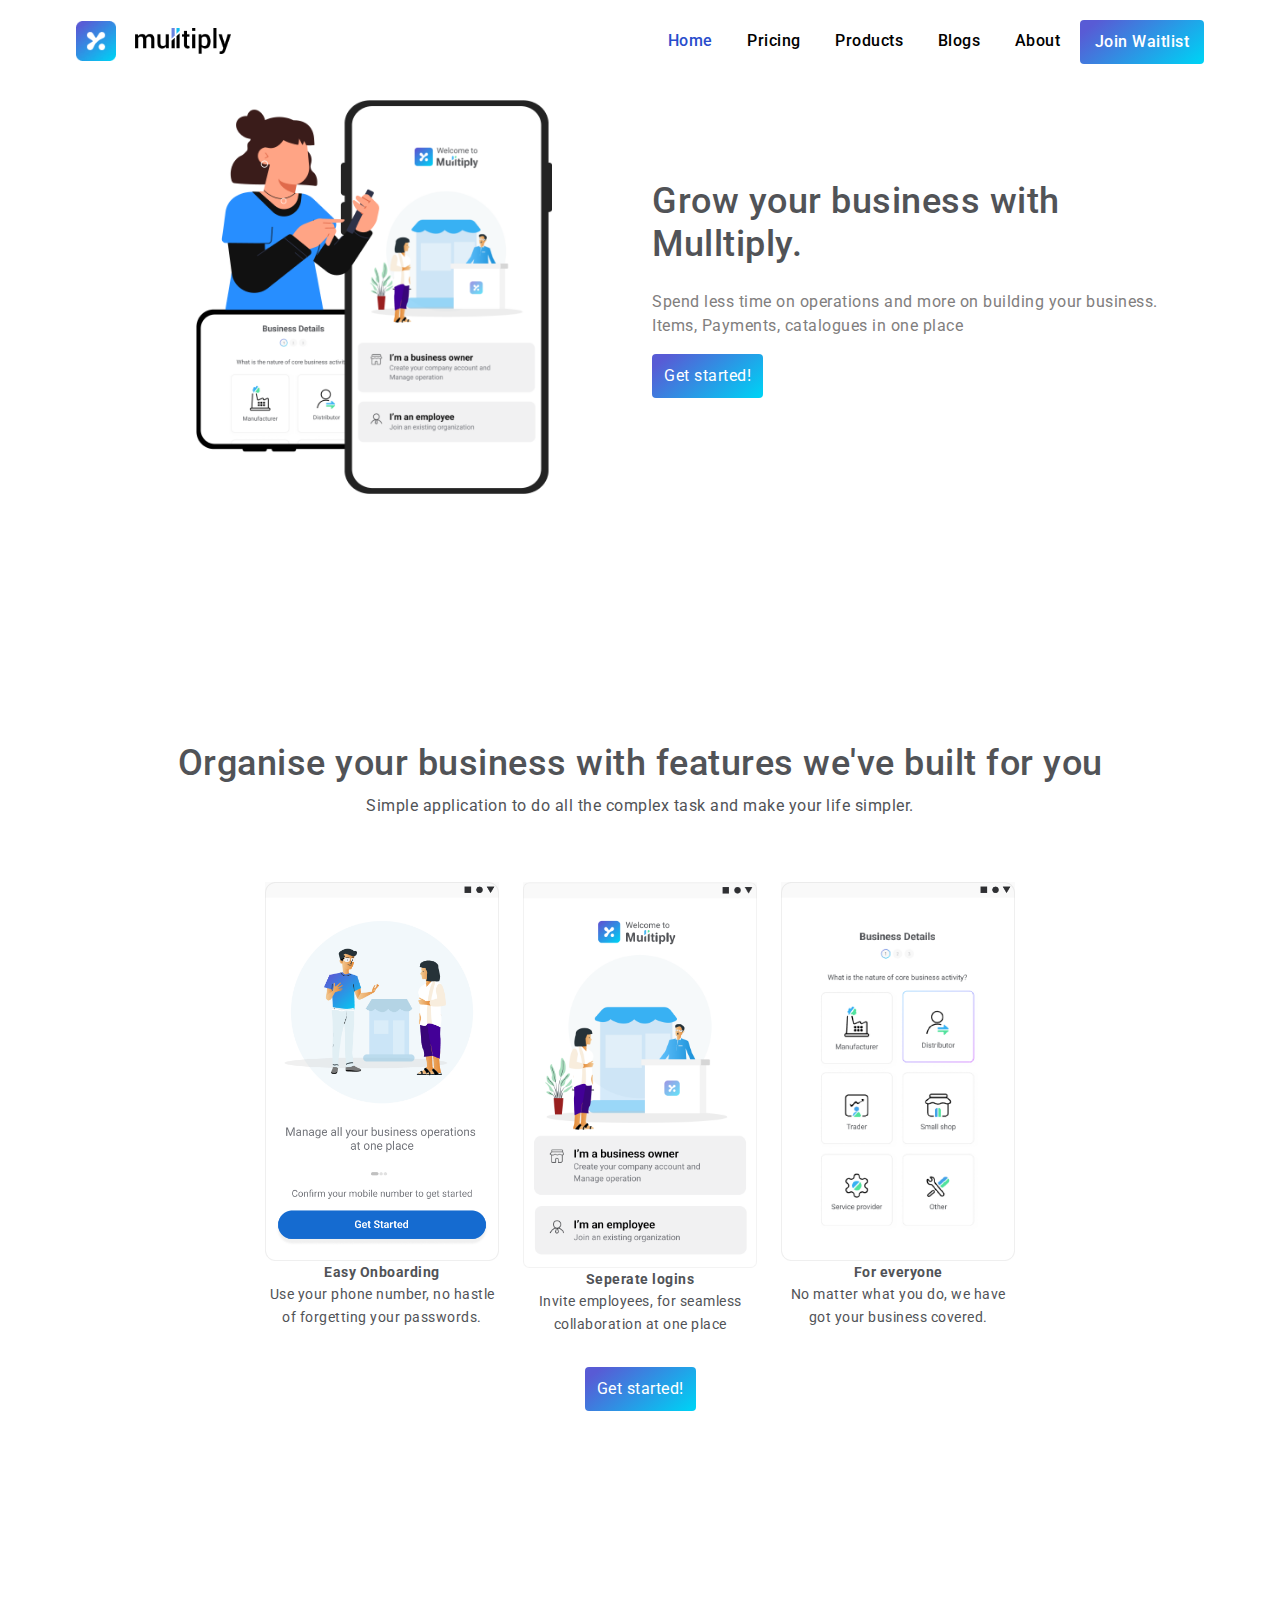
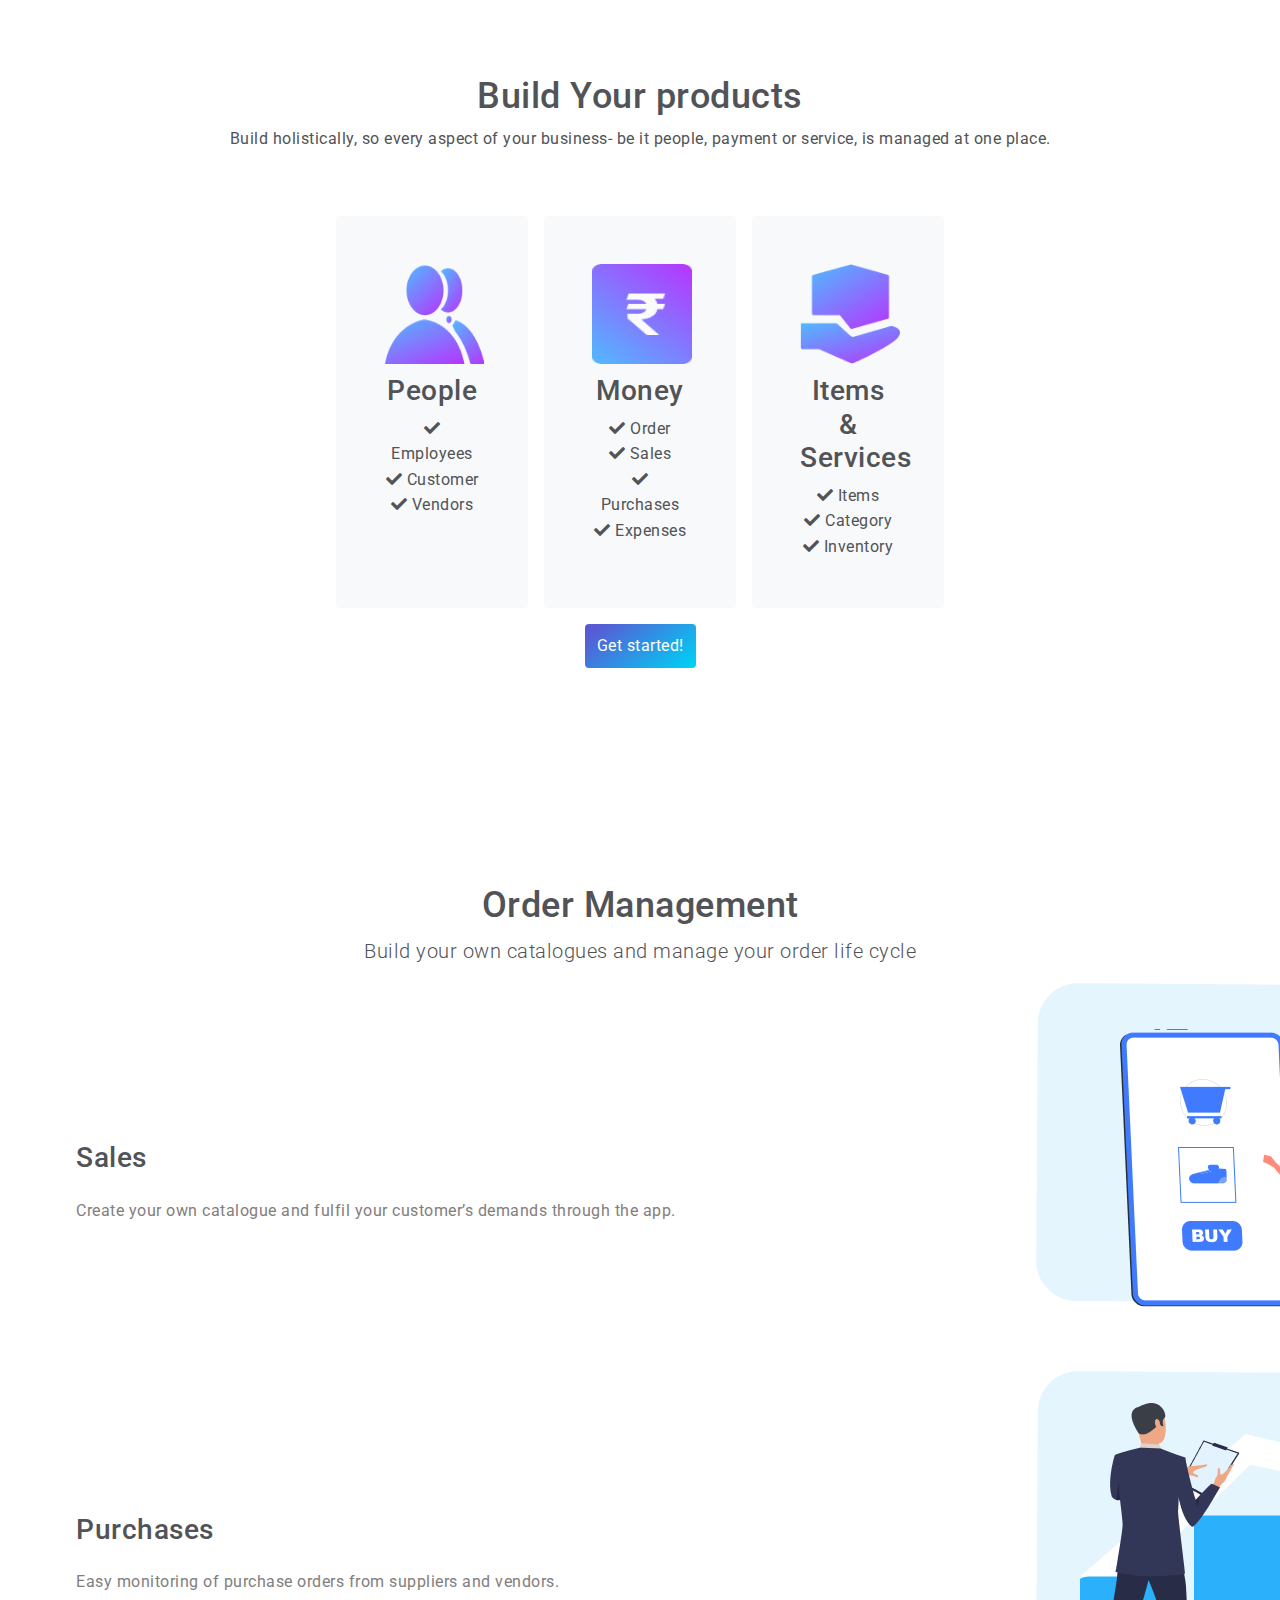
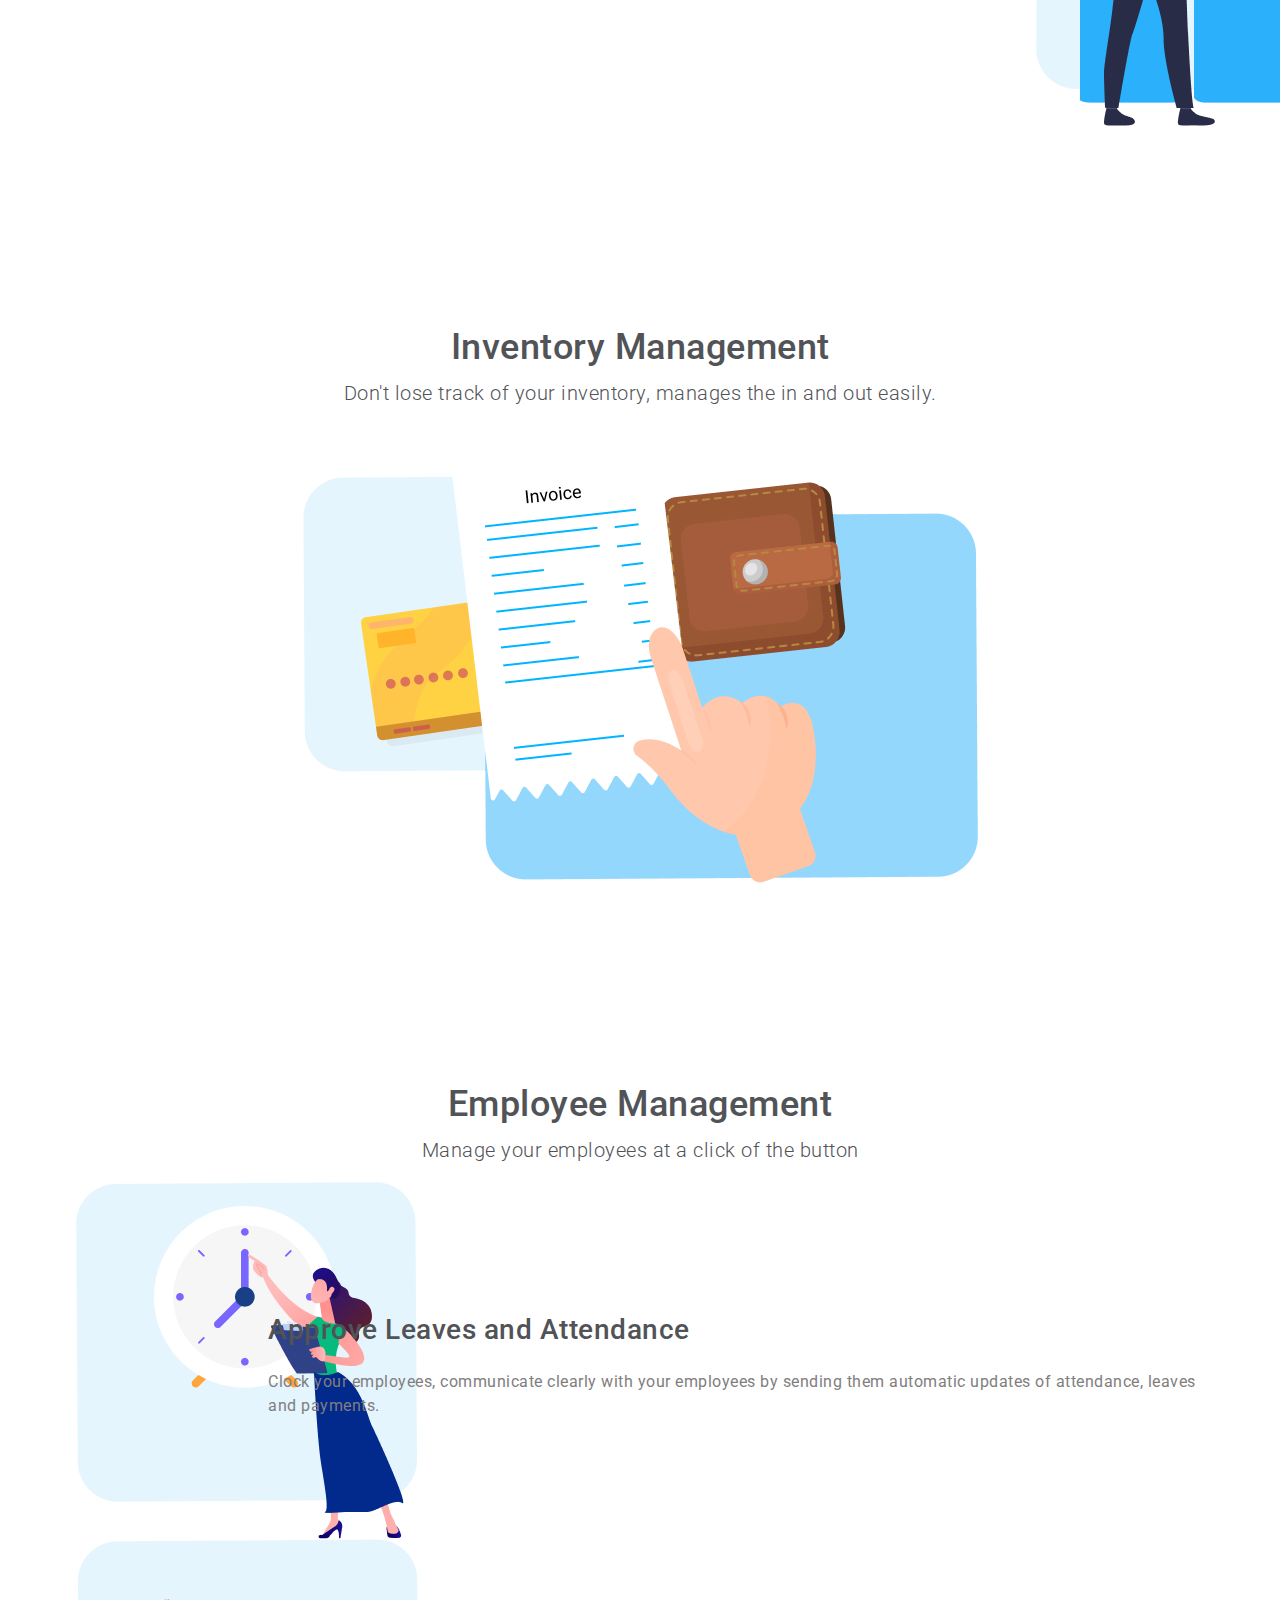
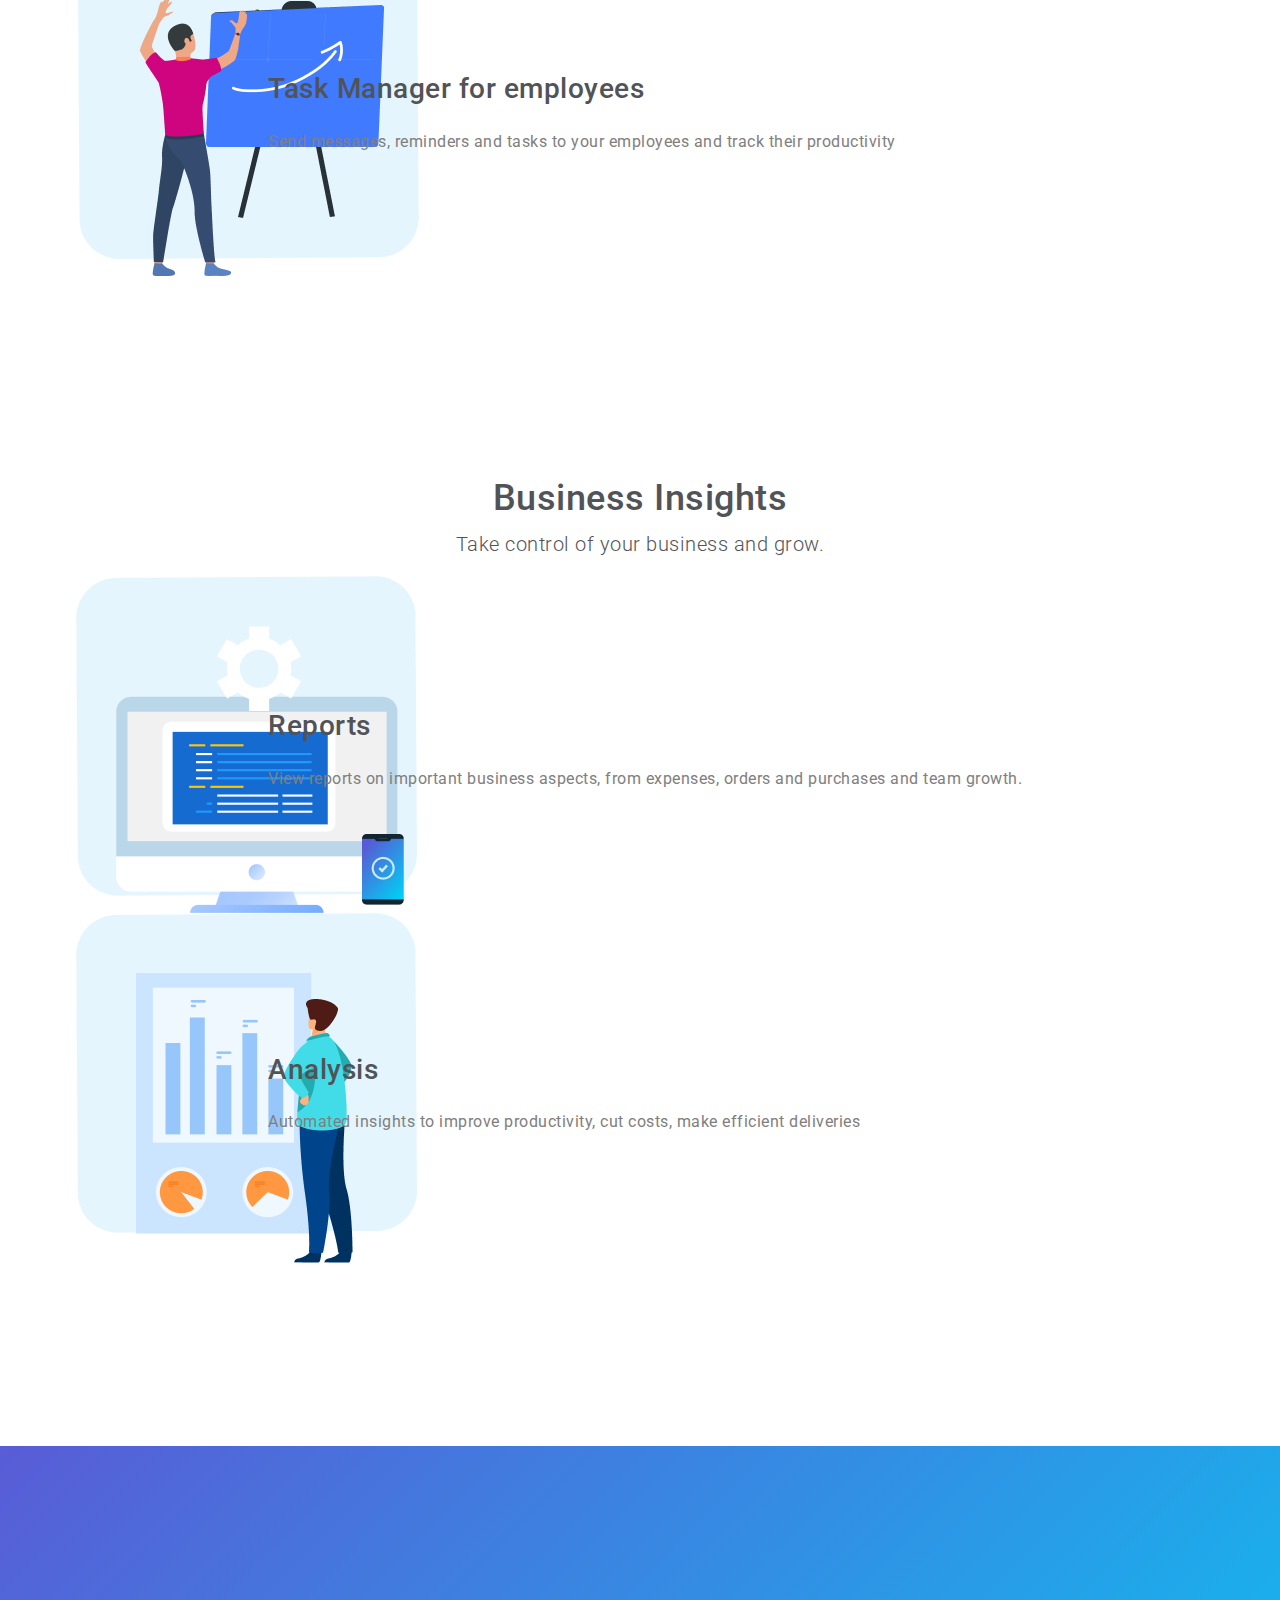
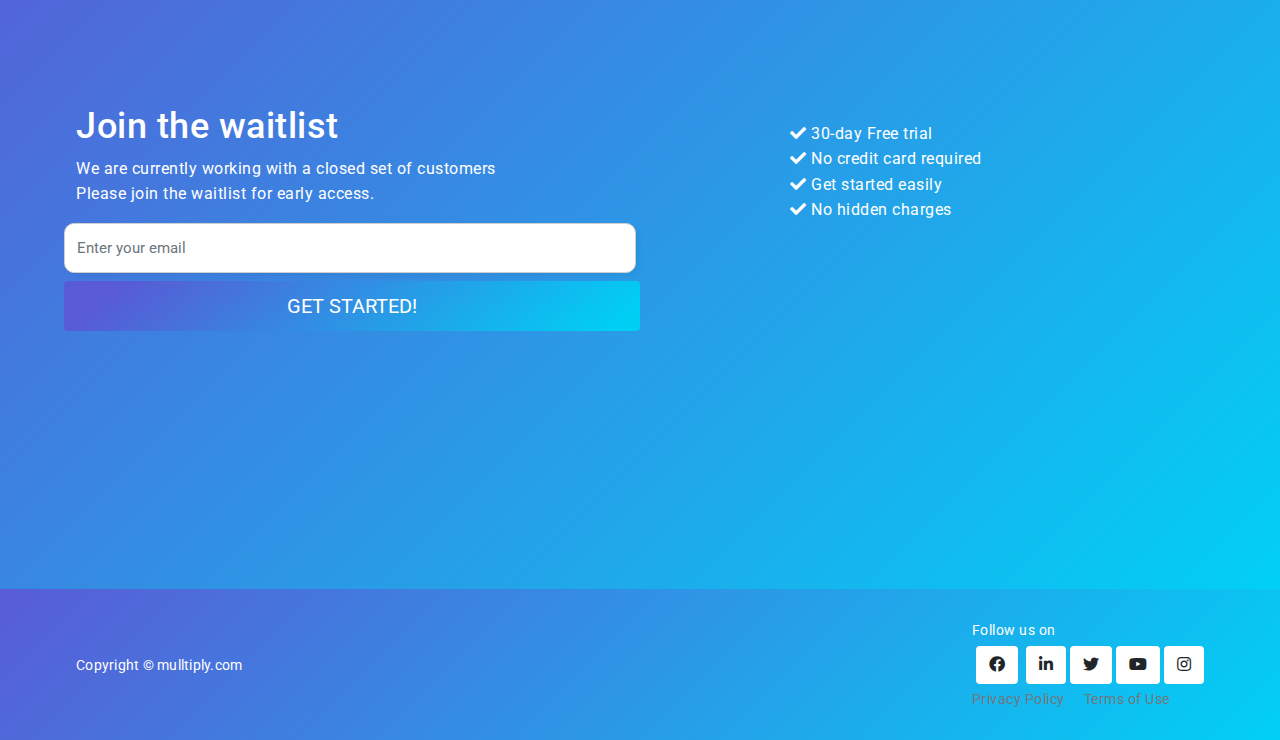
<file: index.html>
<!doctype html>
<html>

<head>
    <meta charset="utf-8">
    <title>Mulltiply</title>

    <meta name="viewport" content="width=device-width, initial-scale=1.0, maximum-scale=1.0, user-scalable=no" />
    <!-- <link href="assets/css/fonts.css" rel="stylesheet"> -->
    <link rel="preconnect" href="https://fonts.googleapis.com">
    <link rel="preconnect" href="https://fonts.gstatic.com" crossorigin>
    <link href="https://fonts.googleapis.com/css2?family=Roboto:wght@400;500;700&display=swap" rel="stylesheet">

    <link href="assets/css/all.min.css" rel="stylesheet">
    <link href="assets/css/bootstrap.min.css" rel="stylesheet">
    <link href="assets/css/style.css" rel="stylesheet" />
    <link rel="icon" type="image/x-icon" href="assets/images/index.png">

    <script src="assets/js/bootstrap.min.js" type="text/javascript"></script>
    <script src="assets/js/jquery.min.js"></script>
</head>

<body>
    <header class="header_main" id="nav_top">
        <div class="container">
            <div class="header_block">
                <a href="assets/index.html" class="logo"><img src="assets/images/logoicon.png" class="logoicon" alt="Pitho logo icon"><img src="assets/images/logotext.png" class="logotext" alt="Pitho logotext"></a>
                <nav class="navbar_area">
                    <ul class="menu_list">
                        <li class="menu active"><a href="index.html">Home</a></li>
                        <li class="menu"><a href="pricing.html">Pricing</a></li>
                        <li class="menu"><a href="products.html">Products</a></li>
                        <li class="menu"><a href="blogs.html">Blogs</a></li>
                        <li class="menu"><a href="about.html">About</a></li>
                        <li class="btn btn-cta">
                            <a href=#footerCTA " class="text-white rounded ">Join Waitlist</a></li>
                    </ul>
                </nav>
                <div class="menu_bar ">
                    <span class="menubar1 "></span>
                    <span class="menubar2 "></span>
                    <span class="menubar3 "></span>
                </div>
            </div>
        </div>
    </header>

    <!-- <section class="banner_block ">
        <div class="container ">
            <div class="row bn_row ">
                <div class="col-lg-6 col-md-auto ">
                    <div class="bn_text_wrap ">
                        <h1>Services that ease your business</h1>
                        <p>Spend less time on operations and more on building your business <br><span class="lead ">
                                Payroll, Attendance, CRM in one place
                            </span>
                        </p>
                        <a href="# " class="btn btn-outline-primary text-white my-3 ">Get Early Access</a>
                    </div>
                </div>
                <div class="col-lg-6 col-md-auto ">
                    <div class="bn_img_wrap ">
                        <img src="assets/images/bn_graphic1.png ">
                    </div>
                </div>
            </div>
        </div>
    </section> -->

    <section class="banner_white px-5 ">
        <div class="container ">
            <!-- <div class="text-center ">
                <h1>Irresistible features that business owners can’t ignore</h1>
                <p class=" ">Why lose track of your accounts when you can manage all of them in one place and make better decisions?
                </p>
            </div> -->
            <div class="row bn_row ">
                <div class="col-lg-6 col-md-auto ">
                    <div class="text-center justify-content-center ">
                        <img src="assets/images/index1.png " width="70% ">
                    </div>
                </div>
                <div class="col-lg-6 col-md-auto ">
                    <div class="bn_text_wrap ">
                        <h1 class="text-bold ">Grow your business with Mulltiply.</h1>
                        <p>Spend less time on operations and more on building your business. <br>Items, Payments, catalogues in one place </p>

                        <a href="# " class="btn btn-cta my-3 ">Get started!</a>
                    </div>
                </div>

            </div>


        </div>
    </section>

    <section class="banner_white ">
        <div class="container ">
            <div class="text-center ">
                <div class="p-5 ">
                    <h1>Organise your business with features we've built for you</h1>
                    <p class=" ">Simple application to do all the complex task and make your life simpler.
                    </p>
                </div>
                <div class="row justify-content-center mx-5 ">
                    <div class="col-sm-3 ">

                        <img src="assets/images/sc-1.png " width="100% ">
                        <p class="small "><b>Easy Onboarding</b><br> Use your phone number, no hastle of forgetting your passwords.
                        </p>

                    </div>
                    <div class="col-sm-3 ">
                        <img src="assets/images/sc-2png.png " width="100% ">
                        <p class="small "><b>Seperate logins</b> <br> Invite employees, for seamless collaboration at one place
                        </p>

                    </div>
                    <div class="col-sm-3 ">
                        <img src="assets/images/sc-3.png " width="100% ">
                        <p class="small "><b>For everyone</b> <br> No matter what you do, we have got your business covered.
                        </p>

                    </div>
                </div>
                <a href="# " class="btn btn-cta my-3 ">Get started!</a>
            </div>
        </div>
    </section>

    <section class="banner_white ">
        <div class="container ">
            <div class="text-center ">
                <div class="p-5 ">
                    <h1>Build Your products</h1>
                    <p class=" ">Build holistically, so every aspect of your business- be it people, payment or service, is managed at one place.
                    </p>
                </div>
                <div class="row justify-content-center ">
                    <div class="col-md-2 bg-light rounded p-5 mx-2 "><img src="assets/images/a-1.png " width="100 " height="100 ">
                        <h3>People</h3>
                        <ul>
                            <li><i class="fa fa-check fa-1x "></i> Employees</li>
                            <li><i class="fa fa-check fa-1x "></i> Customer</li>
                            <li><i class="fa fa-check fa-1x "></i> Vendors</li>


                        </ul>
                    </div>
                    <div class="col-md-2 bg-light rounded p-5 mx-2 "><img src="assets/images/a-2.png " width="100 " height="100 ">
                        <h3>Money</h3>
                        <ul>
                            <li><i class="fa fa-check fa-1x "></i> Order</li>
                            <li><i class="fa fa-check fa-1x "></i> Sales</li>
                            <li><i class="fa fa-check fa-1x "></i> Purchases</li>
                            <li><i class="fa fa-check fa-1x "></i> Expenses</li>


                        </ul>
                    </div>
                    <div class="col-md-2 bg-light rounded p-5 mx-2 "><img src="assets/images/a-3.png " width="100 " height="100 ">
                        <h3>Items & Services</h3>
                        <ul>
                            <li><i class="fa fa-check fa-1x "></i> Items</li>
                            <li><i class="fa fa-check fa-1x "></i> Category</li>
                            <li><i class="fa fa-check fa-1x "></i> Inventory</li>


                        </ul>
                    </div>
                </div>
                <a href="# " class="btn btn-cta my-3 ">Get started!</a>
            </div>
        </div>
    </section>
    <section class="banner_white ">
        <div class="container ">
            <div class="text-center ">
                <h1 class="bold ">Order Management</h1>
                <p class="lead ">Build your own catalogues and manage your order life cycle</p>
            </div>
            <div class="row bn_row ">
                <div class="col-lg-10 col-md-auto ">
                    <div class="bn_text_wrap ">
                        <h3>Sales</h3>
                        <p class=" ">Create your own catalogue and fulfil your customer’s demands through the app.
                        </p>
                    </div>
                </div>
                <div class="col-lg-2 col-md-auto ">
                    <div class="bn_img_wrap ">
                        <img src="assets/images/side3.png ">
                    </div>
                </div>

            </div>
            <div class="row bn_row ">
                <div class="col-lg-10 col-md-auto ">
                    <div class="bn_text_wrap ">
                        <h3>Purchases</h3>
                        <p class=" ">Easy monitoring of purchase orders from suppliers and vendors.
                        </p>
                    </div>
                </div>
                <div class="col-lg-2 col-md-auto ">
                    <div class="bn_img_wrap ">
                        <img src="assets/images/side4.png ">
                    </div>
                </div>

            </div>
        </div>
    </section>
    <section class="banner_white ">
        <div class="container ">
            <div class="text-center ">
                <h1>Inventory Management</h1>
                <p class="lead ">Don't lose track of your inventory, manages the in and out easily.
                </p>
                <img src="assets/images/main-2.png ">
                <!-- <p class="text-justify my-5 ">Track your orders, sales and purchases, from customer and supplier,<br> and send them reminders, and keep your deliveries on time! </p> -->
            </div>
        </div>
    </section>
    <section class="banner_white ">
        <div class="container ">
            <div class="text-center ">
                <h1 class="bold ">Employee Management</h1>
                <p class="lead "> Manage your employees at a click of the button</p>
            </div>
            <div class="row bn_row ">
                <div class="col-lg-2 col-md-auto ">
                    <div class="bn_img_wrap ">
                        <img src="assets/images/side1.png ">
                    </div>
                </div>
                <div class="col-lg-10 col-md-auto ">
                    <div class="bn_text_wrap ">
                        <h3>Approve Leaves and Attendance</h3>
                        <p class=" ">Clock your employees, communicate clearly with your employees by sending them automatic updates of attendance, leaves and payments.
                        </p>
                    </div>
                </div>
            </div>
            <div class="row bn_row ">
                <div class="col-lg-2 col-md-auto ">
                    <div class="bn_img_wrap ">
                        <img src="assets/images/side2.png ">
                    </div>
                </div>
                <div class="col-lg-10 col-md-auto ">
                    <div class="bn_text_wrap ">
                        <h3>Task Manager for employees</h3>
                        <p class=" "> Send messages, reminders and tasks to your employees and track their productivity
                        </p>
                    </div>
                </div>
            </div>
        </div>
    </section>





    <section class="banner_white ">
        <div class="container ">
            <div class="text-center ">
                <h1 class="bold ">Business Insights</h1>
                <p class="lead ">Take control of your business and grow.</p>
            </div>
            <div class="row bn_row ">
                <div class="col-lg-2 col-md-auto ">
                    <div class="bn_img_wrap ">
                        <img src="assets/images/side5.png ">
                    </div>
                </div>
                <div class="col-lg-10 col-md-auto ">
                    <div class="bn_text_wrap ">
                        <h3>Reports</h3>
                        <p class=" ">View reports on important business aspects, from expenses, orders and purchases and team growth.
                        </p>
                    </div>
                </div>
            </div>
            <div class="row bn_row ">
                <div class="col-lg-2 col-md-auto ">
                    <div class="bn_img_wrap ">
                        <img src="assets/images/side6.png ">
                    </div>
                </div>
                <div class="col-lg-10 col-md-auto ">
                    <div class="bn_text_wrap ">
                        <h3>Analysis</h3>
                        <p class=" ">Automated insights to improve productivity, cut costs, make efficient deliveries
                        </p>
                    </div>
                </div>
            </div>
        </div>
    </section>

    <section class="banner_block " id="#footerCTA ">
        <div class="container text-white ">
            <div class="row ">
                <div class="col-md-6 ">
                    <div class=" ">
                        <h1>Join the waitlist</h1>
                        <p>We are currently working with a closed set of customers<br> Please join the waitlist for early access.</p>
                    </div>
                    <form class="row ">
                        <input type="email " class="form-control col " placeholder="Enter your email "> &nbsp;
                        <button class="btn btn-cta btn-lg rounded text-white ">Get Started!</button>
                    </form>
                </div>
                <div class="col-md-6 ">
                    <div class="justify-content-center ">
                        <p class="lead ">
                            <ul style="margin-left: 25%; ">
                                <li><i class="fa fa-check "></i> 30-day Free trial</li>
                                <li><i class="fa fa-check "></i> No credit card required</li>
                                <li><i class="fa fa-check "></i> Get started easily</li>
                                <li><i class="fa fa-check "></i> No hidden charges</li>
                            </ul>
                        </p>
                    </div>
                </div>
            </div>
        </div>
        <hr>
        <!-- <div class="row ">
            <div class="col-md-6 ">
                Copyright &copy; mulltiply.com
            </div>
            <div class="col-md-6 ">

            </div>
        </div> -->
    </section>

    <footer class="ft_block_main ">
        <div class="container ">
            <div class="ft_row ">
                <div class="ft_col_left text-white ">
                    Copyright © mulltiply.com </div>
                <div class="ft_col_right text-white ">
                    Follow us on
                    <div class="sc_media ">
                        <a href="# " target="_blank " class="ft_media m-1 btn btn-soc "><i class="fab fa-facebook "></i></a>
                        <a href="# " target="_blank " class="ft_media btn btn-soc "><i class="fab fa-linkedin-in "></i></a>
                        <a href="# " target="_blank " class="ft_media btn btn-soc "><i class="fab fa-twitter "></i></a>
                        <a href="# " target="_blank " class="ft_media btn btn-soc "><i class="fab fa-youtube "></i></a>
                        <a href="# " target="_blank " class="ft_media btn btn-soc "><i class="fab fa-instagram "></i></a>
                    </div>
                    <div class="ft_menu ">
                        <a href="/privacy-policy.html ">Privacy Policy</a> &nbsp;<a href="/terms.html ">Terms of Use</a>
                    </div>
                </div>
            </div>
        </div>
    </footer>

    <script src="assets/js/menu.js "></script>


</body>

</html>
</file>
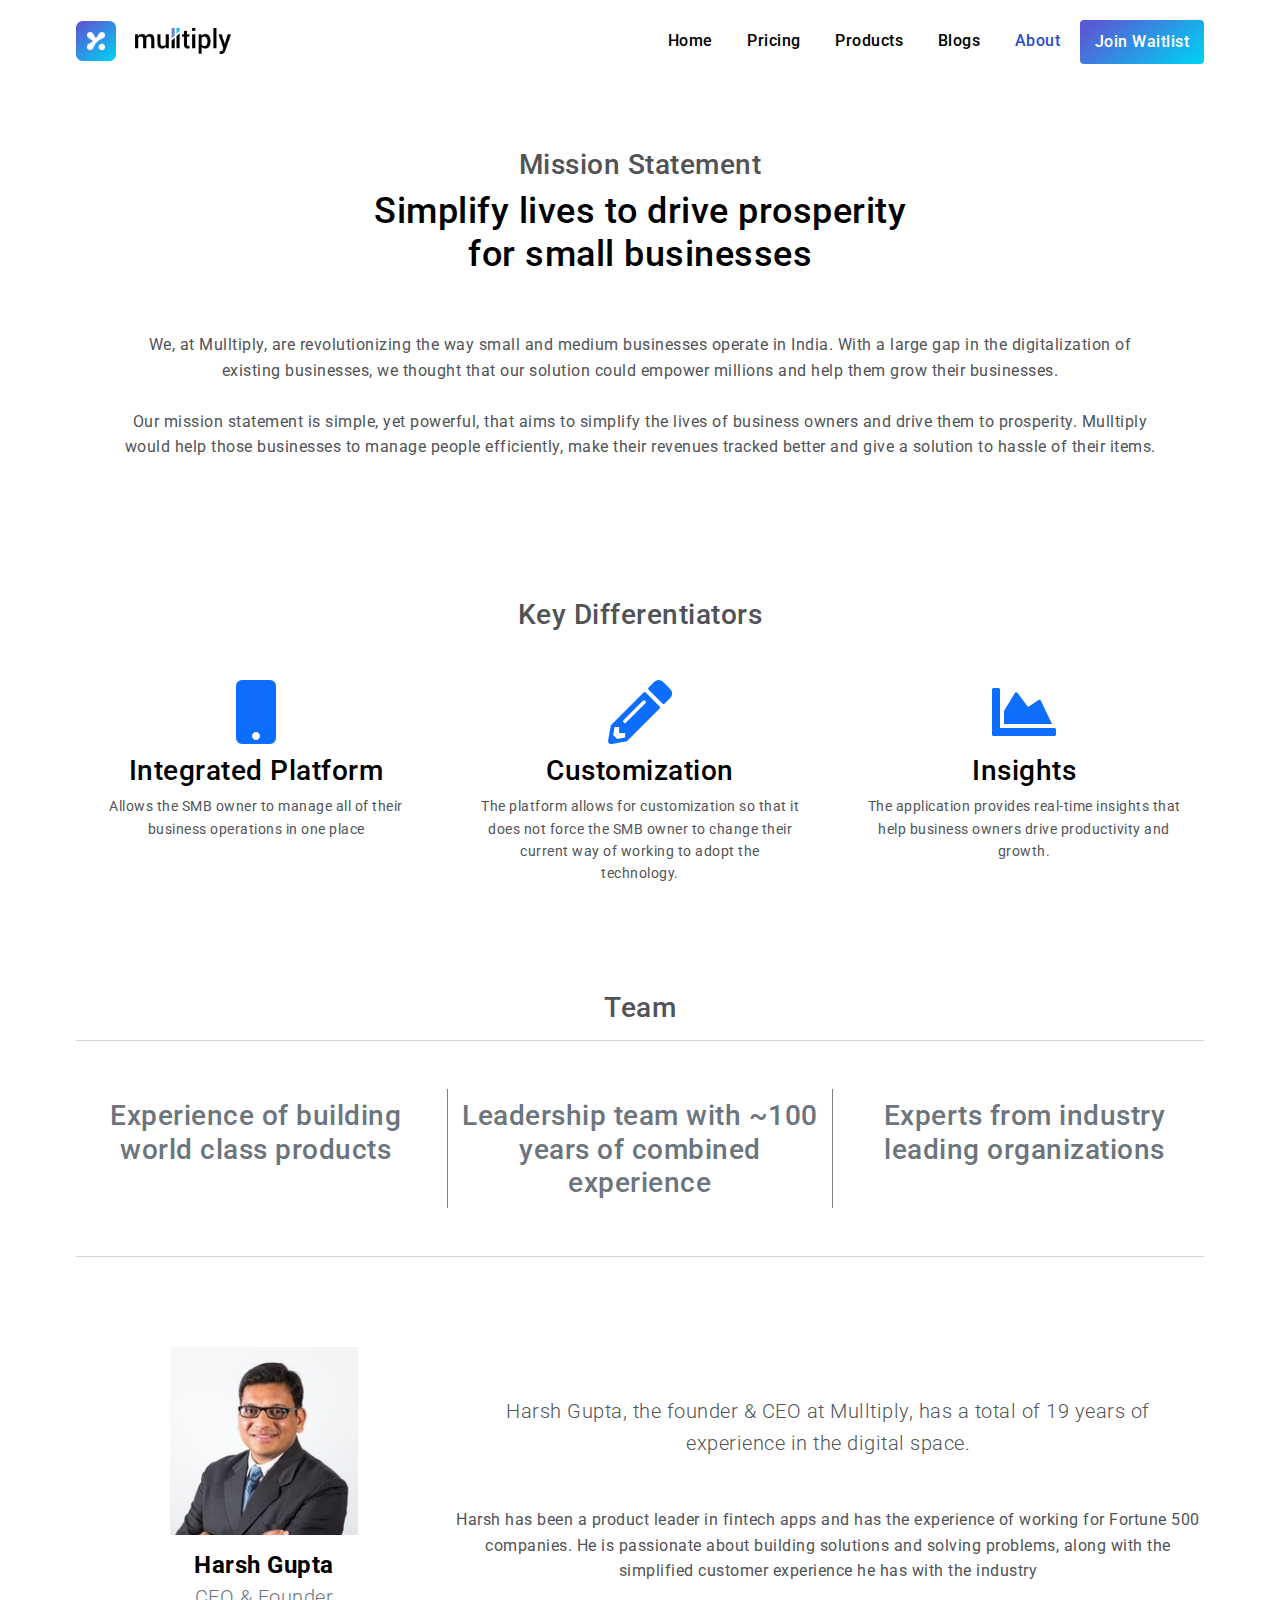
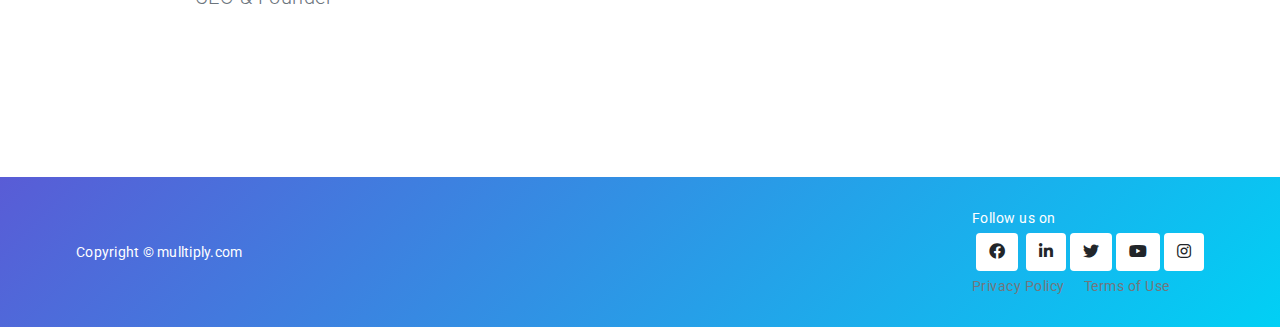
<file: about.html>
<!doctype html>
<html>

<head>
    <meta charset="utf-8">
    <title>Mulltiply</title>

    <meta name="viewport" content="width=device-width, initial-scale=1.0, maximum-scale=1.0, user-scalable=no" />
    <!-- <link href="assets/css/fonts.css" rel="stylesheet"> -->
    <link rel="preconnect" href="https://fonts.googleapis.com">
    <link rel="preconnect" href="https://fonts.gstatic.com" crossorigin>
    <link href="https://fonts.googleapis.com/css2?family=Roboto:wght@400;500;700&display=swap" rel="stylesheet">

    <link href="assets/css/all.min.css" rel="stylesheet">
    <link href="assets/css/bootstrap.min.css" rel="stylesheet">
    <link href="assets/css/style.css" rel="stylesheet" />
    <link rel="icon" type="image/x-icon" href="assets/images/index.png">

    <script src="assets/js/bootstrap.min.js" type="text/javascript"></script>
    <script src="assets/js/jquery.min.js"></script>
</head>

<body>
    <header class="header_main" id="nav_top">
        <div class="container">
            <div class="header_block">
                <a href="assets/index.html" class="logo"><img src="assets/images/logoicon.png" class="logoicon" alt="Pitho logo icon"><img src="assets/images/logotext.png" class="logotext" alt="Pitho logotext"></a>
                <nav class="navbar_area">
                    <ul class="menu_list">
                        <li class="menu"><a href="index.html">Home</a></li>
                        <li class="menu"><a href="pricing.html">Pricing</a></li>
                        <li class="menu"><a href="products.html">Products</a></li>
                        <li class="menu"><a href="blogs.html">Blogs</a></li>
                        <li class="menu active"><a href="about.html">About</a></li>
                        <li class="btn btn-cta"><a href="contact.html" class="text-white rounded">Join Waitlist</a></li>
                    </ul>
                </nav>
                <div class="menu_bar">
                    <span class="menubar1"></span>
                    <span class="menubar2"></span>
                    <span class="menubar3"></span>
                </div>
            </div>
        </div>
    </header>
    <section class="banner_white">
        <div class="container text-center my-5">
            <h3>Mission Statement</h3>
            <h1 class="text-black">Simplify lives to drive prosperity<br> for small businesses</h1>
            <p class="p-5 d-flex text-justify">
                We, at Mulltiply, are revolutionizing the way small and medium businesses operate in India. With a large gap in the digitalization of existing businesses, we thought that our solution could empower millions and help them grow their businesses.<br><br>                Our mission statement is simple, yet powerful, that aims to simplify the lives of business owners and drive them to prosperity. Mulltiply would help those businesses to manage people efficiently, make their revenues tracked better and
                give a solution to hassle of their items.

            </p>

            <!-- <img src="assets/images/team.png" width="100%"> -->
            <p class="break"></p>
            <h3>Key Differentiators</h3>
            <div class="row my-5">
                <div class="col-md-4">
                    <center>
                        <div class="card" style="width: 20rem;">
                            <i class="fa fa-mobile text-primary fa-4x"></i>
                            <h3 class="text-black">Integrated Platform</h3>
                            <p class="small">Allows the SMB owner to manage all of their business operations in one place
                            </p>
                        </div>
                    </center>
                </div>
                <div class="col-md-4">
                    <center>
                        <div class="card" style="width: 20rem;">

                            <i class="fa fa-pencil-alt text-primary fa-4x"></i>
                            <h3 class="text-black">Customization</h3>
                            <p class="small">The platform allows for customization so that it does not force the SMB owner to change their current way of working to adopt the technology.

                            </p>
                        </div>
                    </center>

                </div>
                <div class="col-md-4">
                    <center>
                        <div class="card" style="width: 20rem;">
                            <i class="fa fa-chart-area text-primary fa-4x"></i>
                            <h3 class="text-black">Insights</h3>
                            <p class="small">The application provides real-time insights that help business owners drive productivity and growth.
                            </p>
                        </div>
                    </center>
                </div>
            </div>
            <p class="break"></p>
            <h3>Team</h3>
            <hr>
            <div class="row my-5">
                <div class="col" style="border-right: 1px solid gray;">
                    <h3 class="text-muted">Experience of building world class products</h3>
                </div>
                <div class="col" style="border-right: 1px solid gray;">
                    <h3 class="text-muted">Leadership team with ~100 years of combined experience
                    </h3>
                </div>
                <div class="col">
                    <h3 class="text-muted">Experts from industry leading organizations</h3>
                </div>
            </div>
            <hr>
            <p class="break"></p>
            <div class="row">
                <div class=" d-flex justify-content-center">
                    <div class="col-4"><img src="assets/images/about.jpg" width="50%">
                        <p class="m-3">
                            <span class="h4 text-black font-weight-bold">Harsh Gupta</span><br>
                            <!-- <span class="text-primary">Past experience</span><br> -->
                            <span class="lead text-muted"> CEO & Founder </span><br>
                            <!-- <a href="#" class="small"> View more <i class="fa fa-chevron-right"></i></a> -->
                        </p>

                    </div>
                    <div class="col-8">
                        <p class="lead m-5">
                            Harsh Gupta, the founder & CEO at Mulltiply, has a total of 19 years of experience in the digital space.

                        </p>
                        <p>
                            Harsh has been a product leader in fintech apps and has the experience of working for Fortune 500 companies. He is passionate about building solutions and solving problems, along with the simplified customer experience he has with the industry
                        </p>

                    </div>
                </div>

            </div>

        </div>
    </section>

    <footer class="ft_block_main">
        <div class="container">
            <div class="ft_row">
                <div class="ft_col_left text-white">
                    Copyright © mulltiply.com </div>
                <div class="ft_col_right  text-white">
                    Follow us on
                    <div class="sc_media">
                        <a href="#" target="_blank" class="ft_media m-1 btn btn-soc"><i class="fab fa-facebook"></i></a>
                        <a href="#" target="_blank" class="ft_media btn btn-soc"><i class="fab fa-linkedin-in"></i></a>
                        <a href="#" target="_blank" class="ft_media btn btn-soc"><i class="fab fa-twitter"></i></a>
                        <a href="#" target="_blank" class="ft_media btn btn-soc"><i class="fab fa-youtube"></i></a>
                        <a href="#" target="_blank" class="ft_media btn btn-soc"><i class="fab fa-instagram"></i></a>
                    </div>
                    <div class="ft_menu">
                        <a href="/privacy-policy.html">Privacy Policy</a> &nbsp;<a href="/terms.html">Terms of Use</a>
                    </div>
                </div>
            </div>
        </div>
    </footer>

    <script src="assets/js/menu.js"></script>

</body>

</html>
</file>
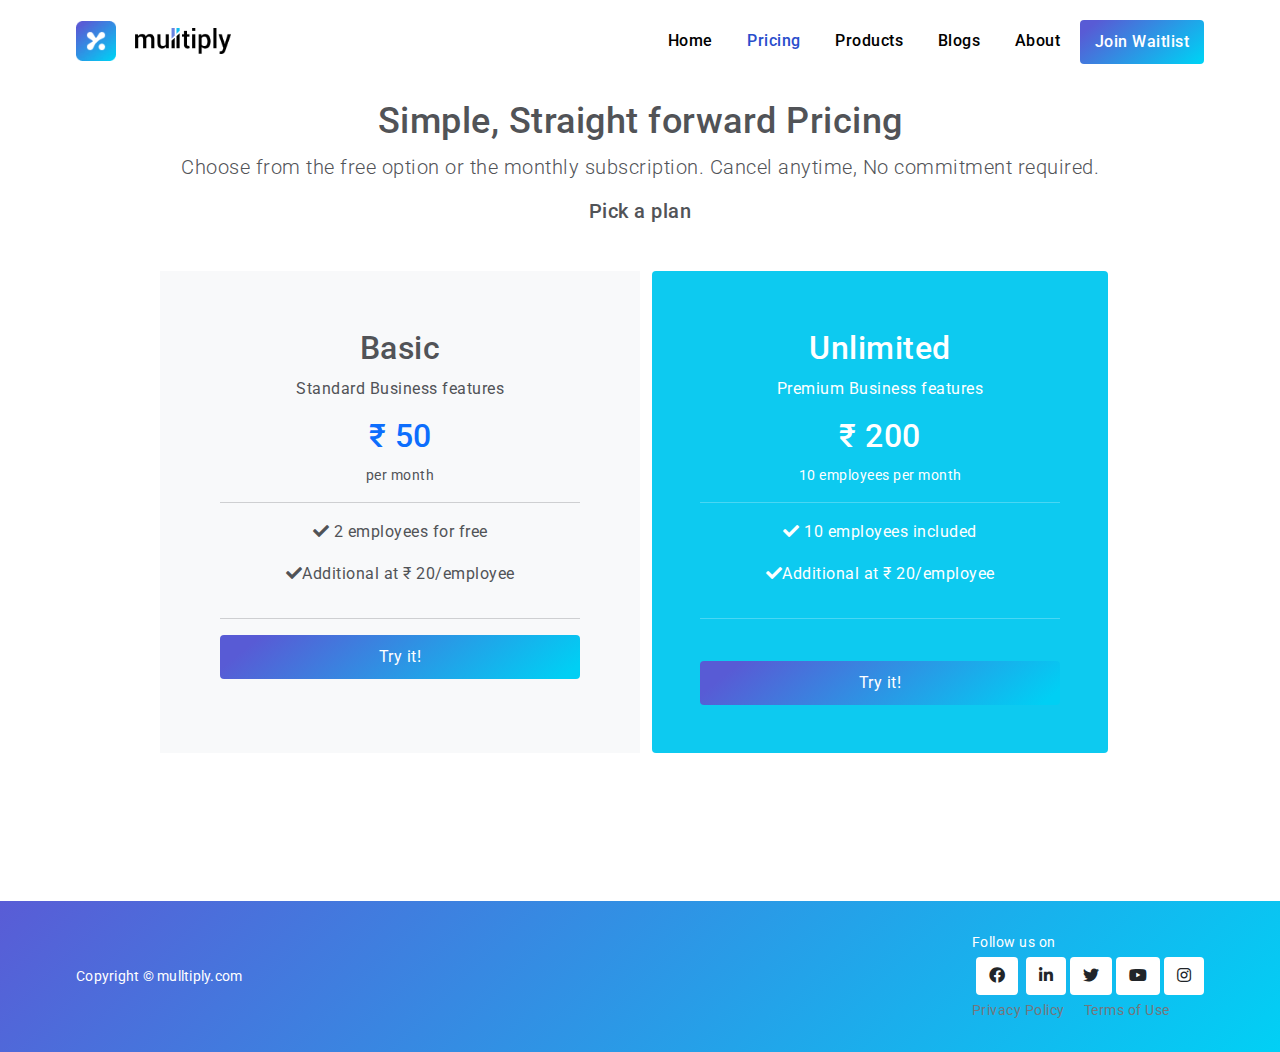
<file: pricing.html>
<!doctype html>
<html>

<head>
    <meta charset="utf-8">
    <title>Mulltiply</title>

    <meta name="viewport" content="width=device-width, initial-scale=1.0, maximum-scale=1.0, user-scalable=no" />
    <!-- <link href="assets/css/fonts.css" rel="stylesheet"> -->
    <link rel="preconnect" href="https://fonts.googleapis.com">
    <link rel="preconnect" href="https://fonts.gstatic.com" crossorigin>
    <link href="https://fonts.googleapis.com/css2?family=Roboto:wght@400;500;700&display=swap" rel="stylesheet">

    <link href="assets/css/all.min.css" rel="stylesheet">
    <link href="assets/css/bootstrap.min.css" rel="stylesheet">
    <link href="assets/css/style.css" rel="stylesheet" />
    <link rel="icon" type="image/x-icon" href="assets/images/index.png">

    <script src="assets/js/bootstrap.min.js" type="text/javascript"></script>
    <script src="assets/js/jquery.min.js"></script>
</head>

<body>
    <header class="header_main" id="nav_top">
        <div class="container">
            <div class="header_block">
                <a href="assets/index.html" class="logo"><img src="assets/images/logoicon.png" class="logoicon" alt="Pitho logo icon"><img src="assets/images/logotext.png" class="logotext" alt="Pitho logotext"></a>
                <nav class="navbar_area">
                    <ul class="menu_list">
                        <li class="menu"><a href="index.html">Home</a></li>
                        <li class="menu active"><a href="pricing.html">Pricing</a></li>
                        <li class="menu"><a href="products.html">Products</a></li>
                        <li class="menu"><a href="blogs.html">Blogs</a></li>
                        <li class="menu"><a href="about.html">About</a></li>
                        <li class="btn btn-cta"><a href="contact.html" class="text-white rounded">Join Waitlist</a></li>
                    </ul>
                </nav>
                <div class="menu_bar">
                    <span class="menubar1"></span>
                    <span class="menubar2"></span>
                    <span class="menubar3"></span>
                </div>
            </div>
        </div>
    </header>
    <section class="banner_white">
        <div class="container">
            <div class="text-center">
                <h1>Simple, Straight forward Pricing</h1>
                <p class="lead">Choose from the free option or the monthly subscription. Cancel anytime, No commitment required.
                </p>
                <h5>Pick a plan</h5>

                <div class="container">
                    <div class="row text-center my-5 justify-content-center">
                        <div class="col-md-6 bg-light" style="width: 30rem;">
                            <div class="card bg-light p-5">
                                <h2 class="card_title">Basic</h2>
                                <p class="pricing">Standard Business features</p>
                                <p class="text-primary h2">₹ 50</p><small class="small"> per month</small>
                                <hr>
                                <p><i class="fa fa-check fa-1x"></i> 2 employees for free</p>
                                <p><i class="fa fa-check fa-1x"></i>Additional at ₹ 20/employee</p>
                                <hr>
                                <a href="#" class="btn btn-cta">Try it!</a>
                            </div>
                        </div>
                        <div class="col-md-6" style="width: 30rem;">
                            <div class="card p-5 bg-info text-white">
                                <h2 class="card_title">Unlimited</h2>
                                <p class="pricing">Premium Business features</p>
                                <p class="text-white h2">₹ 200 </p>
                                <small class="small">10 employees per month</small>
                                <hr>
                                <p><i class="fa fa-check fa-1x"></i> 10 employees included</p>
                                <p><i class="fa fa-check fa-1x"></i>Additional at ₹ 20/employee</p>
                                <hr><br><a href="#" class="btn btn-cta">Try
                                    it!</a>
                            </div>
                        </div>

                    </div>
                </div>

            </div>
        </div>
    </section>
    <!-- <section class="banner_white px-5">
        <div class="container  px-5">
            <h1>Basic</h1>

            <p class="text-muted">
                Perfect for independent businesses with a small team, limited inventory and short product catalogue
            </p>
            <p class="font-weight-bold">
                Add employees, send them tasks, manage attendance and leaves <span style="float: right;"><i
                        class="fa fa-check fa-1x"></i></span>
            </p>
            <p class="font-weight-bold">
                Create catalogues, get customer orders, track receipts and invoices <span style="float: right;"><i
                        class="fa fa-times fa-1x"></i></span>
            </p>
            <p class="font-weight-bold">
                Manage transactions, request payment and chat with clients/vendors <span style="float: right;"><i
                        class="fa fa-times fa-1x"></i></span>
            </p>

            <a class="btn btn-cta">Try now!</a>
        </div>
        <hr class="my-5">
        <div class="container  px-5">
            <h1>Unlimited</h1>
            <span class="badge badge-pill bg-danger" style="float: right;">BEST DEAL</span>
            <p class=" text-muted ">
                Perfect for small businesses eager to optimise their operations, boost their sales and manage orders efficiently.
            </p>
            <p class="font-weight-bold ">
                Add employees, send them tasks, manage attendance and leaves <span style="float: right; "><i
                        class="fa fa-check fa-1x "></i></span>
            </p>
            <p class="font-weight-bold ">
                Create catalogues, get customer orders, track receipts and invoices <span style="float: right; "><i
                        class="fa fa-check fa-1x "></i></span>
            </p>
            <p class="font-weight-bold ">
                Manage transactions, request payment and chat with clients/vendors <span style="float: right; "><i
                        class="fa fa-check fa-1x "></i></span>
            </p>

            <a class="btn btn-cta ">Try now!</a>
        </div>

    </section> -->
    <footer class="ft_block_main ">
        <div class="container ">
            <div class="ft_row ">
                <div class="ft_col_left text-white ">
                    Copyright © mulltiply.com </div>
                <div class="ft_col_right text-white ">
                    Follow us on
                    <div class="sc_media ">
                        <a href="# " target="_blank " class="ft_media m-1 btn btn-soc "><i
                                class="fab fa-facebook "></i></a>
                        <a href="# " target="_blank " class="ft_media btn btn-soc "><i
                                class="fab fa-linkedin-in "></i></a>
                        <a href="# " target="_blank " class="ft_media btn btn-soc "><i class="fab fa-twitter "></i></a>
                        <a href="# " target="_blank " class="ft_media btn btn-soc "><i class="fab fa-youtube "></i></a>
                        <a href="# " target="_blank " class="ft_media btn btn-soc "><i
                                class="fab fa-instagram "></i></a>
                    </div>
                    <div class="ft_menu ">
                        <a href="/privacy-policy.html ">Privacy Policy</a> &nbsp;<a href="/terms.html ">Terms of Use</a>
                    </div>
                </div>
            </div>
        </div>
    </footer>

    <script src="assets/js/menu.js "></script>

</body>

</html>
</file>
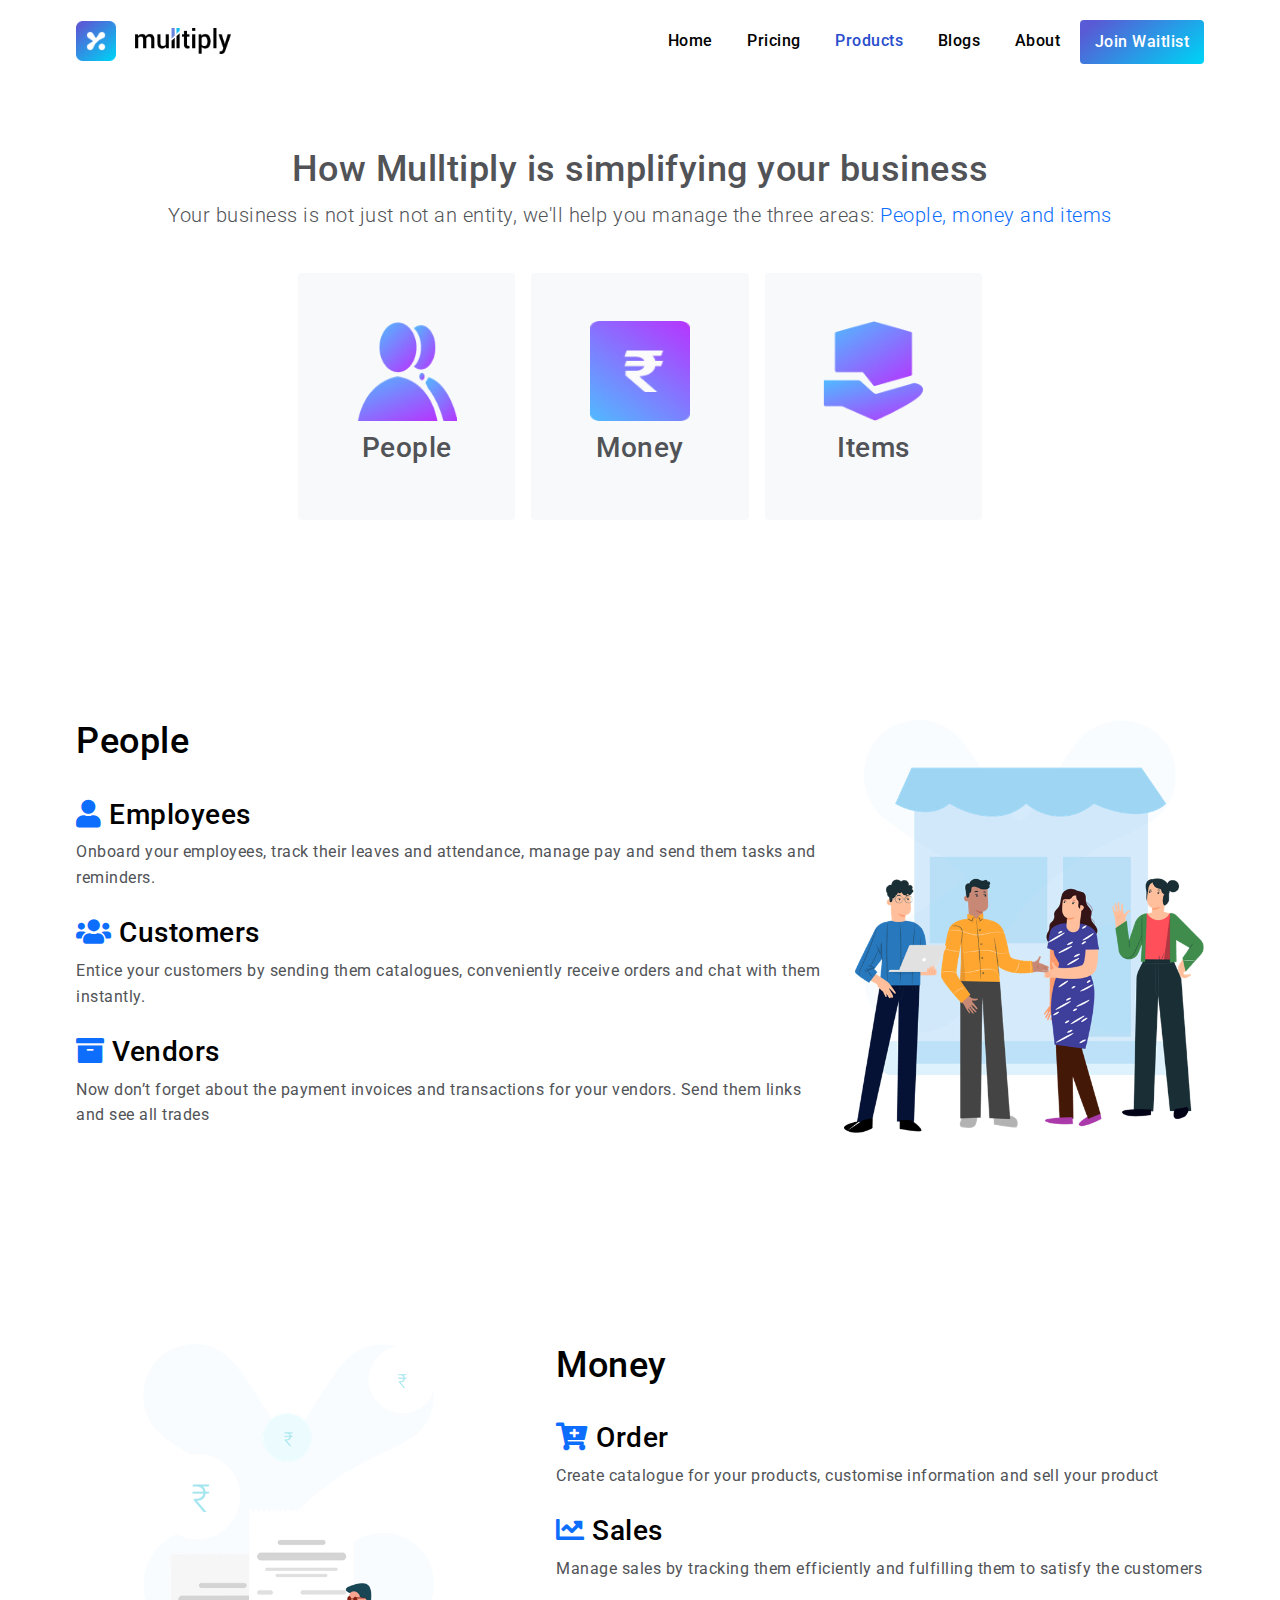
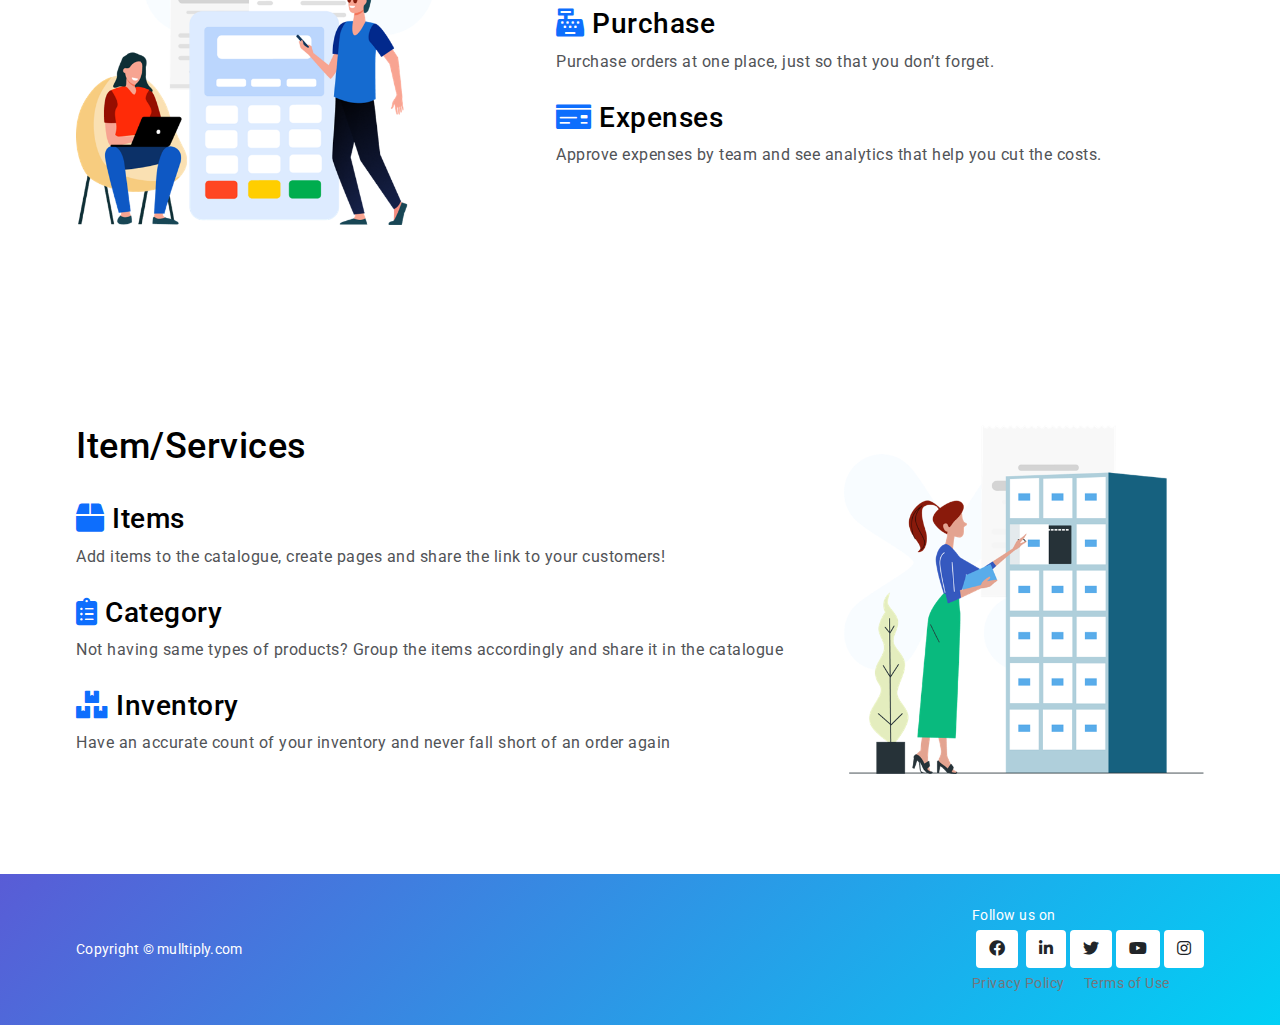
<file: products.html>
<!doctype html>
<html>

<head>
    <meta charset="utf-8">
    <title>Mulltiply</title>

    <meta name="viewport" content="width=device-width, initial-scale=1.0, maximum-scale=1.0, user-scalable=no" />
    <!-- <link href="assets/css/fonts.css" rel="stylesheet"> -->
    <link rel="preconnect" href="https://fonts.googleapis.com">
    <link rel="preconnect" href="https://fonts.gstatic.com" crossorigin>
    <link href="https://fonts.googleapis.com/css2?family=Roboto:wght@400;500;700&display=swap" rel="stylesheet">

    <link href="assets/css/all.min.css" rel="stylesheet">
    <link href="assets/css/bootstrap.min.css" rel="stylesheet">
    <link href="assets/css/style.css" rel="stylesheet" />
    <link rel="icon" type="image/x-icon" href="assets/images/index.png">

    <script src="assets/js/bootstrap.min.js" type="text/javascript"></script>
    <script src="assets/js/jquery.min.js"></script>
</head>

<body>
    <header class="header_main" id="nav_top">
        <div class="container">
            <div class="header_block">
                <a href="assets/index.html" class="logo"><img src="assets/images/logoicon.png" class="logoicon" alt="Pitho logo icon"><img src="assets/images/logotext.png" class="logotext" alt="Pitho logotext"></a>
                <nav class="navbar_area">
                    <ul class="menu_list">
                        <li class="menu"><a href="index.html">Home</a></li>
                        <li class="menu"><a href="pricing.html">Pricing</a></li>
                        <li class="menu active"><a href="products.html">Products</a></li>
                        <li class="menu"><a href="blogs.html">Blogs</a></li>
                        <li class="menu"><a href="about.html">About</a></li>
                        <li class="btn btn-cta"><a href="contact.html" class="text-white rounded">Join Waitlist</a></li>
                    </ul>
                </nav>
                <div class="menu_bar">
                    <span class="menubar1"></span>
                    <span class="menubar2"></span>
                    <span class="menubar3"></span>
                </div>
            </div>
        </div>
    </header>
    <section class="banner_white">
        <div class="container mt-5">
            <div class="text-center">
                <h1>How Mulltiply is simplifying your business</h1>
                <p class="lead">Your business is not just not an entity, we'll help you manage the three areas: <span class="text-primary">People, money and items</span>
                </p>

            </div>
        </div>
        <br>

        <div class="row justify-content-center text-center">
            <div class="col-md-2 bg-light rounded p-5 mx-2"><img src="assets/images/a-1.png" width="100" height="100">
                <h3>People</h3>

            </div>
            <div class="col-md-2 bg-light rounded p-5 mx-2"><img src="assets/images/a-2.png" width="100" height="100">
                <h3>Money</h3>

            </div>
            <div class="col-md-2 bg-light rounded p-5 mx-2"><img src="assets/images/a-3.png" width="100" height="100">
                <h3>Items</h3>

            </div>
        </div>
    </section>
    <section class="banner_white">
        <div class="container">
            <div class="row">
                <div class="col-md-8">
                    <div class="card">
                        <h1 class="text-black">People</h1>
                        <p></p>
                    </div>
                    <div class="card">

                        <h3 class="text-black"><i class="fa fa-user text-primary"></i> Employees</h3>
                        <p>Onboard your employees, track their leaves and attendance, manage pay and send them tasks and reminders.</p>
                    </div>
                    <div class="card">

                        <h3 class="text-black"><i class="fa fa-users text-primary"></i> Customers</h3>
                        <p>Entice your customers by sending them catalogues, conveniently receive orders and chat with them instantly. </p>
                    </div>
                    <div class="card">

                        <h3 class="text-black"><i class="fa fa-archive text-primary"></i> Vendors</h3>
                        <p>Now don’t forget about the payment invoices and transactions for your vendors. Send them links and see all trades</p>
                    </div>

                </div>
                <div class="col-md-4">
                    <img src="assets/images/pr-1.png" width="100%">
                </div>
            </div>



        </div>
    </section>

    <section class="banner_white">
        <div class="container">
            <div class="row">
                <div class="col-md-4">
                    <img src="assets/images/pr-2.png" width="100%">
                </div>
                <div class="col-md-1"></div>
                <div class="col-md-7">
                    <div class="card">
                        <h1 class="text-black">Money</h1>
                        <p></p>
                    </div>

                    <div class="card">

                        <h3 class="text-black"><i class="fa fa-cart-plus text-primary"></i> Order</h3>
                        <p>Create catalogue for your products, customise information and sell your product</p>
                    </div>
                    <div class="card">

                        <h3 class="text-black"><i class="fa fa-chart-line text-primary"></i> Sales</h3>
                        <p>Manage sales by tracking them efficiently and fulfilling them to satisfy the customers</p>
                    </div>
                    <div class="card">

                        <h3 class="text-black"><i class="fa fa-cash-register text-primary"></i> Purchase</h3>
                        <p>Purchase orders at one place, just so that you don’t forget. </p>
                    </div>
                    <div class="card">

                        <h3 class="text-black"><i class="fa fa-money-check text-primary"></i> Expenses</h3>
                        <p>Approve expenses by team and see analytics that help you cut the costs. </p>
                    </div>
                </div>

            </div>



        </div>
    </section>

    <section class="banner_white">
        <div class="container">
            <div class="row">
                <div class="col-md-8">
                    <div class="card">
                        <h1 class="text-black">Item/Services</h1>
                        <p></p>
                    </div>

                    <div class="card">

                        <h3 class="text-black"><i class="fa fa-box text-primary"></i> Items</h3>
                        <p>Add items to the catalogue, create pages and share the link to your customers!</p>
                    </div>
                    <div class="card">

                        <h3 class="text-black"><i class="fa fa-clipboard-list  text-primary"></i> Category</h3>
                        <p>Not having same types of products? Group the items accordingly and share it in the catalogue</p>
                    </div>
                    <div class="card">

                        <h3 class="text-black"><i class="fa fa-boxes text-primary"></i> Inventory</h3>
                        <p>Have an accurate count of your inventory and never fall short of an order again</p>
                    </div>
                </div>
                <div class="col-md-4">
                    <img src="assets/images/pr-3.png" width="100%">
                </div>
            </div>



        </div>
    </section>

    <footer class="ft_block_main">
        <div class="container">
            <div class="ft_row">
                <div class="ft_col_left text-white">
                    Copyright © mulltiply.com </div>
                <div class="ft_col_right  text-white">
                    Follow us on
                    <div class="sc_media">
                        <a href="#" target="_blank" class="ft_media m-1 btn btn-soc"><i class="fab fa-facebook"></i></a>
                        <a href="#" target="_blank" class="ft_media btn btn-soc"><i class="fab fa-linkedin-in"></i></a>
                        <a href="#" target="_blank" class="ft_media btn btn-soc"><i class="fab fa-twitter"></i></a>
                        <a href="#" target="_blank" class="ft_media btn btn-soc"><i class="fab fa-youtube"></i></a>
                        <a href="#" target="_blank" class="ft_media btn btn-soc"><i class="fab fa-instagram"></i></a>
                    </div>
                    <div class="ft_menu">
                        <a href="/privacy-policy.html">Privacy Policy</a> &nbsp;<a href="/terms.html">Terms of Use</a>
                    </div>
                </div>
            </div>
        </div>
    </footer>

    <script src="assets/js/menu.js"></script>

</body>

</html>
</file>
<file: assets/css/fonts.css>
@font-face {
    font-family: 'Roboto';
    src: url('../fonts/Roboto-Bold.eot');
    src: local('Roboto Bold'), local('Roboto-Bold'),
        url('../fonts/Roboto-Bold.eot?#iefix') format('embedded-opentype'),
        url('../fonts/Roboto-Bold.woff2') format('woff2'),
        url('../fonts/Roboto-Bold.woff') format('woff'),
        url('../fonts/Roboto-Bold.ttf') format('truetype'),
        url('../fonts/Roboto-Bold.svg#Roboto-Bold') format('svg');
    font-weight: bold;
    font-style: normal;
    font-display: swap;
}

@font-face {
    font-family: 'Roboto';
    src: url('../fonts/Roboto-Light.eot');
    src: local('Roboto Light'), local('Roboto-Light'),
        url('../fonts/Roboto-Light.eot?#iefix') format('embedded-opentype'),
        url('../fonts/Roboto-Light.woff2') format('woff2'),
        url('../fonts/Roboto-Light.woff') format('woff'),
        url('../fonts/Roboto-Light.ttf') format('truetype'),
        url('../fonts/Roboto-Light.svg#Roboto-Light') format('svg');
    font-weight: 300;
    font-style: normal;
    font-display: swap;
}

@font-face {
    font-family: 'Roboto';
    src: url('../fonts/Roboto-Black.eot');
    src: local('Roboto Black'), local('Roboto-Black'),
        url('../fonts/Roboto-Black.eot?#iefix') format('embedded-opentype'),
        url('../fonts/Roboto-Black.woff2') format('woff2'),
        url('../fonts/Roboto-Black.woff') format('woff'),
        url('../fonts/Roboto-Black.ttf') format('truetype'),
        url('../fonts/Roboto-Black.svg#Roboto-Black') format('svg');
    font-weight: 900;
    font-style: normal;
    font-display: swap;
}

@font-face {
    font-family: 'Roboto';
    src: url('../fonts/Roboto-Medium.eot');
    src: local('Roboto Medium'), local('Roboto-Medium'),
        url('../fonts/Roboto-Medium.eot?#iefix') format('embedded-opentype'),
        url('../fonts/Roboto-Medium.woff2') format('woff2'),
        url('../fonts/Roboto-Medium.woff') format('woff'),
        url('../fonts/Roboto-Medium.ttf') format('truetype'),
        url('../fonts/Roboto-Medium.svg#Roboto-Medium') format('svg');
    font-weight: 500;
    font-style: normal;
    font-display: swap;
}

@font-face {
    font-family: 'Roboto';
    src: url('../fonts/Roboto-Regular.eot');
    src: local('Roboto'), local('Roboto-Regular'),
        url('../fonts/Roboto-Regular.eot?#iefix') format('embedded-opentype'),
        url('../fonts/Roboto-Regular.woff2') format('woff2'),
        url('../fonts/Roboto-Regular.woff') format('woff'),
        url('../fonts/Roboto-Regular.ttf') format('truetype'),
        url('../fonts/Roboto-Regular.svg#Roboto-Regular') format('svg');
    font-weight: normal;
    font-style: normal;
    font-display: swap;
}

@font-face {
    font-family: 'Roboto';
    src: url('../fonts/Roboto-Thin.eot');
    src: local('Roboto Thin'), local('Roboto-Thin'),
        url('../fonts/Roboto-Thin.eot?#iefix') format('embedded-opentype'),
        url('../fonts/Roboto-Thin.woff2') format('woff2'),
        url('../fonts/Roboto-Thin.woff') format('woff'),
        url('../fonts/Roboto-Thin.ttf') format('truetype'),
        url('../fonts/Roboto-Thin.svg#Roboto-Thin') format('svg');
    font-weight: 100;
    font-style: normal;
    font-display: swap;
}
</file>
<file: assets/css/style.css>
:root {
    --font-family-monospace: 'Roboto';
    --text-tiny: 10px;
    --text-xs: 12px;
    --text-xs1: 13px;
    --text-sm: 14px;
    --text-sm1: 15px;
    --text-md: 16px;
    --text-md1: 17px;
    --text-lg: 18px;
    --text-xl: 20px;
    --text-mxl: 22px;
    --text-2xl: 24px;
    --text-3xl: 25px;
    --text-mid: 28px;
    --text-4xl: 30px;
    --text-mb4xl: 32px;
    --text-5xl: 34px;
    --text-mb5xl: 36px;
    --text-6xl: 40px;
    --text-7xl: 42px;
    --text-8xl: 46px;
    --text-9xl: 50px;
    --text-mdbig: 60px;
    --text-big: 90px;
    --text-exbig: 125px;
    --text-wbmdbig: 110px;
    --text-wblg: 70px;
    --text-wblarge: 75px;
    --color-black: #000000;
    --color-white: #ffffff;
    --color-themeblue: #294DCC;
    --color-pencil: #74767C;
    --color-skyblue: #156BD0;
    --color-light: #F5FAFC;
    --color-lightgray: #CFCFCF;
    --color-gray: #A7A6A6;
    --color-azure: #4A15CC;
    --color-btnblue: #5816fa;
}

html {
    font-family: 'Roboto', sans-serif;
}

body {
    font-family: 'Roboto', sans-serif;
    color: var(--color-black);
    line-height: 1.6;
    letter-spacing: 0.5px;
    position: relative;
}

.img-responsive {
    max-width: 100%;
    height: auto;
    display: inline-block;
}

a {
    text-decoration: none;
    transition: all 0.4s;
    color: var(--color-black);
}

a:hover {
    text-decoration: none;
    transition: all .4s;
}

a:-webkit-any-link:focus-visible {
    outline: none;
}

ul {
    list-style: none;
    padding: 0px;
    margin: 0px;
}

button {
    transition: all .4s;
    border: none;
    outline: none;
    text-transform: uppercase;
}

.container {
    max-width: 90%;
}

.overflowhide {
    overflow: hidden !important;
}


/*--------------------------------------------Home page---------------------------------------*/


/*-----------header------------------*/

.header_main {
    position: fixed;
    top: 0;
    background: var(--color-white);
    left: 0;
    right: 0;
    z-index: 9;
    padding: 18px 0px;
}

.header_block {
    display: flex;
    justify-content: space-between;
    align-items: center;
}

.logo {
    text-align: center;
}

.logotext {
    padding-left: 17px;
    max-height: 26px;
}

.logoicon {
    max-width: 40px;
}

.menu_list li {
    display: inline-block;
    padding: 10px 15px;
    position: relative;
}

.menu_list li a {
    font-size: var(--text-md);
    line-height: 1.5;
    font-weight: 500;
    color: var(--color-black);
    position: relative;
}

.menu_list li a:hover,
.menu_list li.active a {
    color: var(--color-themeblue);
}

.menu_bar {
    display: none;
}

#nav_top.fixed {
    background: var(--color-white);
    position: fixed;
    z-index: 9999;
    animation: slide-down 0.3s;
    box-shadow: 0px 4px 10px rgba(0, 0, 0, .11);
}

@keyframes slide-down {
    0% {
        opacity: 0;
        transform: translateY(-100%);
    }
    100% {
        opacity: 1;
        transform: translateY(0);
    }
}


/*-------------end header------------------*/


/*--------------index banner------------*/

.animated {
    animation-duration: 1.5s;
    animation-fill-mode: both;
    -webkit-animation-duration: 1.5s;
    -webkit-animation-fill-mode: both;
}

.animated_slow {
    animation-duration: 1.8s;
    animation-fill-mode: both;
    -webkit-animation-duration: 1.8s;
    -webkit-animation-fill-mode: both;
}

.fadeInUp {
    opacity: 0;
    animation-name: fadeInUp;
    -webkit-animation-name: fadeInUp;
}

.fadeInUpSlow {
    opacity: 0;
    animation-name: fadeInUpSlow;
    -webkit-animation-name: fadeInUpSlow;
}

@keyframes fadeInUp {
    0% {
        transform: translate3d(0, 30px, 0);
    }
    100% {
        transform: translate3d(0, 0, 0);
        opacity: 1;
    }
}

@keyframes fadeInUpSlow {
    0% {
        transform: translate3d(0, 50px, 0);
    }
    100% {
        transform: translate3d(0, 0, 0);
        opacity: 1;
    }
}

.banner_block {
    background: linear-gradient(135deg, #595CD6 0%, #01D0F5 100%);
    padding: 100px 0px;
    position: relative;
    margin-top: 83px;
}

.banner_white {
    background-color: #ffffff;
    padding: 100px 0px;
    position: relative;
    font-style: var(--color-black);
}

.banner_gray {
    background-color: #f1f1f2;
    padding: 100px 0px;
    position: relative;
}

.bn_row {
    align-items: center;
}

.bn_img_wrap {
    text-align: right;
}

.bn_img_wrap img {
    max-width: 100%;
}

.bn_text_wrap {
    color: #515357;
}

h1 {
    font-weight: 500;
    font-size: var(--text-mb5xl);
    line-height: 1.2;
}

.bn_text_wrap p {
    font-size: var(--text-md);
    line-height: 1.5;
    margin: 24px 0px 0px;
    color: #817E7E;
}


/*--------------end index banner------------*/


/*-------------------footer-----------------*/

.btn-cta {
    background: linear-gradient(141.4deg, #585BD5 10.17%, #00CFF4 95.42%);
    padding: 10px 12px;
    border: 0;
    color: white;
}

.btn-soc {
    /* position: absolute; */
    background: #FFFFFF;
    border-radius: 4px;
}

.ft_block_main {
    background: linear-gradient(135deg, #595CD6 0%, #01D0F5 100%);
    padding: 30px 0px;
    color: var(--color-pencil);
}

.ft_row {
    display: flex;
    justify-content: space-between;
    align-items: center;
}

.ft_col_left {
    font-size: var(--text-sm);
    line-height: 1;
    letter-spacing: 0.25px;
}

.ft_col_right {
    font-size: var(--text-sm);
}


/*.sc_media{margin: 6px 0px 13px;}
 .ft_media{height: 30px;width: 30px;border-radius: 4px;display: inline-flex;justify-content: center;align-items: center;background: var(--color-light);
    color: var(--color-skyblue);font-size: var(--text-sm);box-shadow: 0px 4px 4px rgba(0, 0, 0, 0.08);}
.ft_media:hover{background: var(--color-skyblue);color: var(--color-light);} */

.ft_menu a {
    padding-left: 12px;
    color: var(--color-pencil);
}

.ft_menu a:hover {
    text-decoration: underline;
    color: var(--color-pencil);
}

.ft_menu a:first-child {
    padding: 0px;
}


/*----------------------------------About page----------------------------------*/

.bn_light_box {
    background: url(../images/rrectangle_bg.png) no-repeat top left;
    background-size: cover;
}

.bn_light_box .bn_text_wrap {
    color: var(--color-black);
}


/*----------------------------------end About page----------------------------------*/


/*----------------------------------Contact page----------------------------------*/

.form-control {
    background: var(--color-white);
    border: 1px solid var(--color-lightgray);
    box-shadow: 4px 4px 4px rgba(0, 0, 0, 0.04);
    height: 50px;
    line-height: 50px;
    padding-left: 12px;
    font-size: var(--text-sm1);
    color: var(--color-black);
    border-radius: 10px;
    margin-bottom: 8px;
}

.form-control:placeholder {
    color: var(--color-gray);
}

.bn_form .form-control {
    width: 74%;
}

textarea.form-control {
    height: 100px;
    line-height: 1.2;
    padding-top: 12px;
    margin-bottom: 20px;
}

.bn_form .bn_text_wrap p {
    margin: 5px 0px 20px;
}

.bn_form .bn_text_wrap h1 {
    margin-bottom: 0px;
    line-height: 1;
}

button.form_btn {
    background: var(--color-azure);
    padding: 12px 0px;
    width: 120px;
    border-radius: 40px;
    font-size: var(--text-sm);
    font-weight: 500;
    color: var(--color-white);
    text-transform: uppercase;
}

button.form_btn:hover {
    background: var(--color-btnblue);
}

.break {
    margin-top: 10vh;
}

section {
    color: #515357
}


/*----------------------------------end Contact page----------------------------------*/

.banner_block {
    min-height: calc(100vh - 157px);
    display: flex;
    width: 100%;
    align-items: center;
    padding: 70px 0px;
}

@media (min-width: 1600px) {
    .container {
        max-width: 1400px;
    }
}

@media (min-width: 1800px) {
    .container {
        max-width: 1600px;
    }
}

@media (min-width: 2200px) {
    .container {
        max-width: 1900px;
    }
}

@media (max-width: 1399px) {}

@media (max-width: 1299px) {
    .bn_img_wrap img {
        max-width: 440px;
    }
}

@media (max-width: 1200px) {
    .bn_img_wrap img {
        max-width: 400px;
    }
    /*----------------------------------Contact page----------------------------------*/
    .bn_form .form-control {
        width: 85%;
    }
    /*----------------------------------end Contact page----------------------------------*/
}

@media (max-width: 1024px) {}

@media (max-width: 992px) {}

@media (max-width: 991px) {
    .logoicon {
        max-width: 35px;
    }
    .logotext {
        padding-left: 12px;
        max-height: 20px;
    }
    .menu_bar {
        display: block;
        cursor: pointer;
        transition: all .4s;
        position: relative;
        z-index: 999;
    }
    .menubar1,
    .menubar2,
    .menubar3 {
        display: block;
        margin-bottom: 3px;
        height: 2px;
        background: var(--color-black);
        transition: all .3s;
    }
    .menubar1 {
        width: 23px;
    }
    .menubar2 {
        width: 19px;
    }
    .menubar3 {
        width: 23px;
    }
    .menu_bar.menuicon_close .menubar1 {
        transform: rotate(45deg) translate(2px, 1px);
        width: 20px;
        background: var(--color-themeblue);
    }
    .menu_bar.menuicon_close .menubar2 {
        display: none;
    }
    .menu_bar.menuicon_close .menubar3 {
        transform: rotate(-45deg) translate(2px, -2px);
        width: 20px;
        background: var(--color-themeblue);
    }
    .navbar_area {
        display: none;
    }
    .navbar_area.show_menu {
        display: block;
        position: fixed;
        top: 0;
        left: 0;
        right: 0;
        bottom: 0;
        background: var(--color-white);
        padding-top: 65px;
        text-align: center;
    }
    .menu_list li {
        display: block;
        padding: 7px 4px;
    }
    .menu_list li a {
        color: var(--color-themeorange);
        font-size: var(--text-mxl);
    }
    .dropdown_menu li a {
        font-size: var(--text-sm);
        width: auto;
        padding-right: 20px;
    }
    .menu_list li a:before {
        display: none;
    }
    .menu_list li a:hover {
        color: var(--color-black);
    }
    .banner_block {
        margin-top: 76px;
        padding: 70px 0px 40px;
    }
    .bn_img_wrap {
        margin-bottom: 40px;
        text-align: center;
    }
    .bn_text_wrap {
        text-align: center;
    }
    .bn_row {
        flex-direction: column-reverse;
    }
    h1 {
        font-size: var(--text-mb4xl);
    }
    /*----------------------------------About page----------------------------------*/
    .bn_light_box {
        background-size: cover;
    }
    /*----------------------------------About page----------------------------------*/
    /*----------------------------------Contact page----------------------------------*/
    .bn_form .form-control {
        width: 100%;
    }
    /*----------------------------------end Contact page----------------------------------*/
}

@media (max-width: 768px) {
    h1 {
        font-size: var(--text-mid);
    }
    .bn_img_wrap img {
        max-width: 90%;
    }
    .menu_list li a {
        font-size: var(--text-xl);
    }
}

@media (max-width: 600px) {
    .ft_row {
        flex-direction: column-reverse;
        align-items: center;
        justify-content: center;
    }
    .ft_col_left {
        margin-top: 25px;
        font-size: var(--text-xs1);
    }
    .ft_col_right {
        text-align: center;
        font-size: var(--text-xs1);
    }
}

@media (max-width: 480px) {
    .banner_block {
        padding: 50px 0px 35px;
    }
}

.text-page h1,
h2,
h3 {
    margin-top: 10px;
}
</file>
